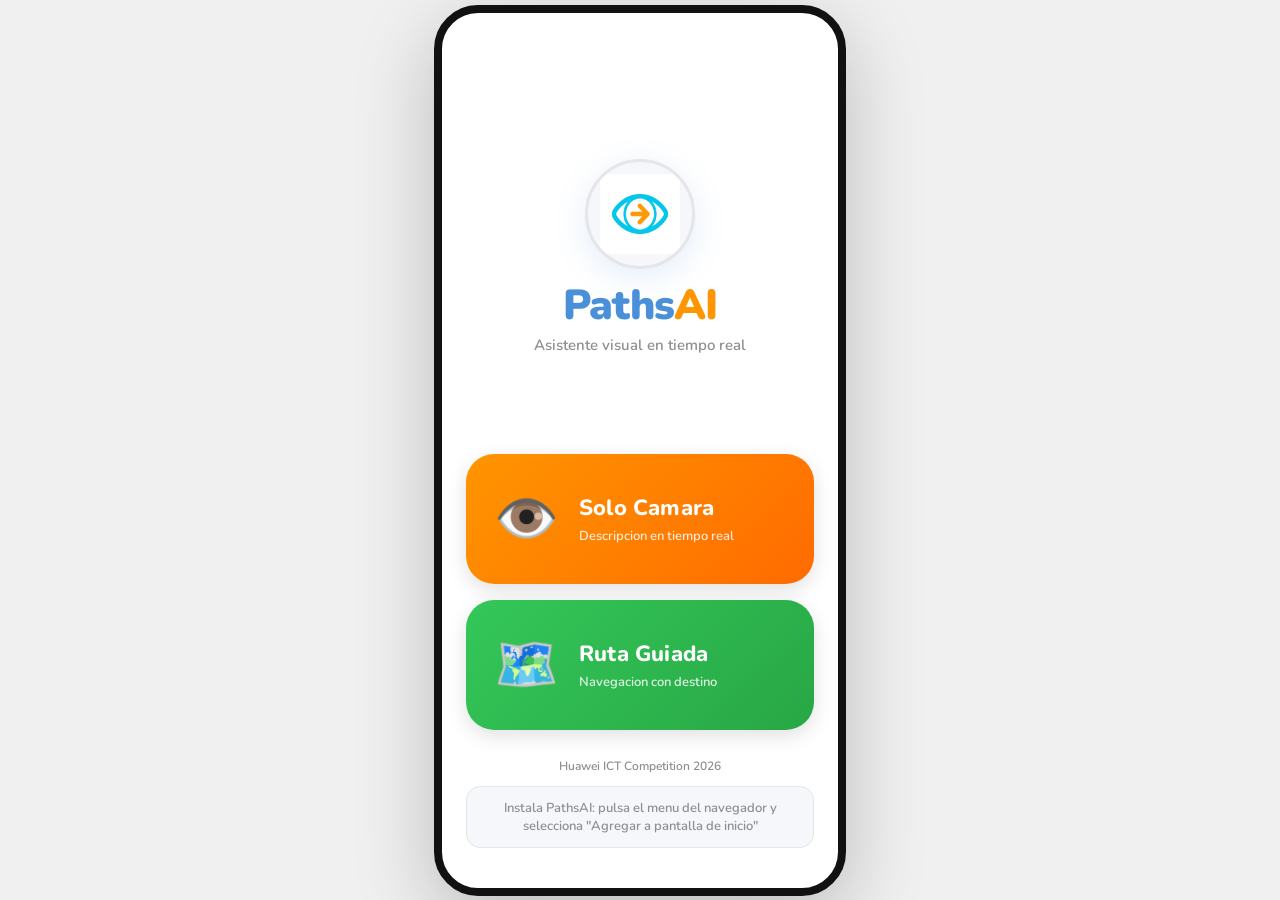
<file: index.html>
<!DOCTYPE html>
<html lang="es">
<head>
    <meta charset="UTF-8">
    <meta name="viewport" content="width=device-width, initial-scale=1.0, viewport-fit=cover">
    <meta name="theme-color" content="#4A90D9">
    <meta name="apple-mobile-web-app-capable" content="yes">
    <meta name="apple-mobile-web-app-status-bar-style" content="default">
    <meta name="apple-mobile-web-app-title" content="PathsAI">
    <link rel="manifest" href="manifest.json">
    <link rel="apple-touch-icon" href="logo.png">
    <title>PathsAI</title>
    <link href="https://fonts.googleapis.com/css2?family=Nunito:wght@400;600;700;800;900&display=swap" rel="stylesheet">
    <style>
        :root {
            --blue: #4A90D9;
            --orange: #FF9500;
            --green: #34C759;
            --bg: #FFFFFF;
            --surface: #F5F7FA;
            --border: #E5E5EA;
            --text: #1C1C1E;
            --text-secondary: #8E8E93;
            --radius-xl: 28px;
            --radius-lg: 20px;
            --safe-top: env(safe-area-inset-top, 0px);
            --safe-bottom: env(safe-area-inset-bottom, 0px);
        }

        * { margin: 0; padding: 0; box-sizing: border-box; -webkit-tap-highlight-color: transparent; }

        html, body {
            height: 100%;
            background: var(--bg);
            font-family: 'Nunito', sans-serif;
            color: var(--text);
            overscroll-behavior: none;
        }

        body {
            display: flex;
            justify-content: center;
            align-items: center;
        }

        .screen {
            width: 100%;
            max-width: 412px;
            min-height: 100vh;
            min-height: 100dvh;
            display: flex;
            flex-direction: column;
            padding:
                calc(var(--safe-top) + 48px)
                24px
                calc(var(--safe-bottom) + 40px);
            background: var(--bg);
        }

        /* ── Logo ── */
        .logo-area {
            flex: 1;
            display: flex;
            flex-direction: column;
            align-items: center;
            justify-content: center;
            gap: 16px;
        }

        .logo-ring {
            width: 110px;
            height: 110px;
            border-radius: 50%;
            background: var(--surface);
            border: 3px solid var(--border);
            display: flex;
            align-items: center;
            justify-content: center;
            overflow: hidden;
            box-shadow: 0 8px 32px rgba(74,144,217,0.15);
        }

        .logo-ring img {
            width: 80px;
            height: 80px;
            object-fit: contain;
        }

        .brand {
            text-align: center;
        }

        .brand h1 {
            font-size: 42px;
            font-weight: 900;
            letter-spacing: -1px;
            line-height: 1;
        }

        .brand h1 .paths { color: var(--blue); }
        .brand h1 .ai    { color: var(--orange); }

        .brand p {
            margin-top: 8px;
            font-size: 15px;
            color: var(--text-secondary);
            font-weight: 600;
        }

        /* ── Botones ── */
        .buttons-area {
            display: flex;
            flex-direction: column;
            gap: 16px;
        }

        .option-btn {
            width: 100%;
            min-height: 130px;
            border: none;
            border-radius: var(--radius-xl);
            font-family: 'Nunito', sans-serif;
            color: white;
            cursor: pointer;
            display: flex;
            align-items: center;
            gap: 20px;
            padding: 0 28px;
            text-decoration: none;
            box-shadow: 0 6px 20px rgba(0,0,0,0.12);
            transition: transform 0.12s ease, box-shadow 0.12s ease;
            position: relative;
            overflow: hidden;
        }

        .option-btn::after {
            content: '';
            position: absolute;
            inset: 0;
            background: rgba(255,255,255,0.08);
            opacity: 0;
            transition: opacity 0.12s;
        }

        .option-btn:active {
            transform: scale(0.97);
            box-shadow: 0 2px 8px rgba(0,0,0,0.12);
        }
        .option-btn:active::after { opacity: 1; }

        .camera-btn { background: linear-gradient(135deg, #FF9500, #FF6B00); }
        .route-btn  { background: linear-gradient(135deg, #34C759, #28A745); }

        .btn-icon {
            font-size: 52px;
            line-height: 1;
            flex-shrink: 0;
        }

        .btn-info { display: flex; flex-direction: column; align-items: flex-start; gap: 4px; }
        .btn-label { font-size: 22px; font-weight: 800; letter-spacing: 0.2px; }
        .btn-desc  { font-size: 13px; font-weight: 600; opacity: 0.85; }

        /* ── Footer ── */
        .footer {
            margin-top: 28px;
            text-align: center;
        }

        .footer p {
            font-size: 12px;
            color: var(--text-secondary);
            font-weight: 600;
        }

        .install-hint {
            display: none;
            margin-top: 12px;
            background: var(--surface);
            border: 1px solid var(--border);
            border-radius: 14px;
            padding: 12px 16px;
            font-size: 13px;
            color: var(--text-secondary);
            font-weight: 600;
        }

        .install-hint.visible { display: block; }

        @media (min-width: 413px) {
            .screen {
                min-height: auto;
                height: 891px;
                border-radius: 44px;
                box-shadow: 0 24px 80px rgba(0,0,0,0.22);
                border: 8px solid #111;
            }
            body { background: #F0F0F0; }
        }
    </style>
</head>
<body>
    <div class="screen">
        <div class="logo-area">
            <div class="logo-ring">
                <img src="logo.png" alt="PathsAI" onerror="this.style.display='none';this.parentElement.textContent='👁️'">
            </div>
            <div class="brand">
                <h1><span class="paths">Paths</span><span class="ai">AI</span></h1>
                <p>Asistente visual en tiempo real</p>
            </div>
        </div>

        <div class="buttons-area">
            <a class="option-btn camera-btn" href="camera.html">
                <div class="btn-icon">👁️</div>
                <div class="btn-info">
                    <span class="btn-label">Solo Camara</span>
                    <span class="btn-desc">Descripcion en tiempo real</span>
                </div>
            </a>

            <a class="option-btn route-btn" href="navigation.html">
                <div class="btn-icon">🗺️</div>
                <div class="btn-info">
                    <span class="btn-label">Ruta Guiada</span>
                    <span class="btn-desc">Navegacion con destino</span>
                </div>
            </a>
        </div>

        <div class="footer">
            <p>Huawei ICT Competition 2026</p>
            <div class="install-hint" id="installHint">
                Instala PathsAI: pulsa el menu del navegador y selecciona "Agregar a pantalla de inicio"
            </div>
        </div>
    </div>

    <script>
        // Registrar Service Worker
        if ('serviceWorker' in navigator) {
            navigator.serviceWorker.register('./sw.js')
                .then(r => console.log('[PWA] SW registrado:', r.scope))
                .catch(e => console.warn('[PWA] SW error:', e));
        }

        // Mostrar hint de instalacion si no esta instalada
        const isStandalone = window.matchMedia('(display-mode: standalone)').matches
            || window.navigator.standalone;
        if (!isStandalone) {
            document.getElementById('installHint').classList.add('visible');
        }

        // Prompt de instalacion (Chrome/Android) — dejar que Chrome lo muestre solo
        window.addEventListener('beforeinstallprompt', e => {
            // No llamar preventDefault para que Chrome muestre el banner nativo
        });
    </script>
</body>
</html>
</file>
